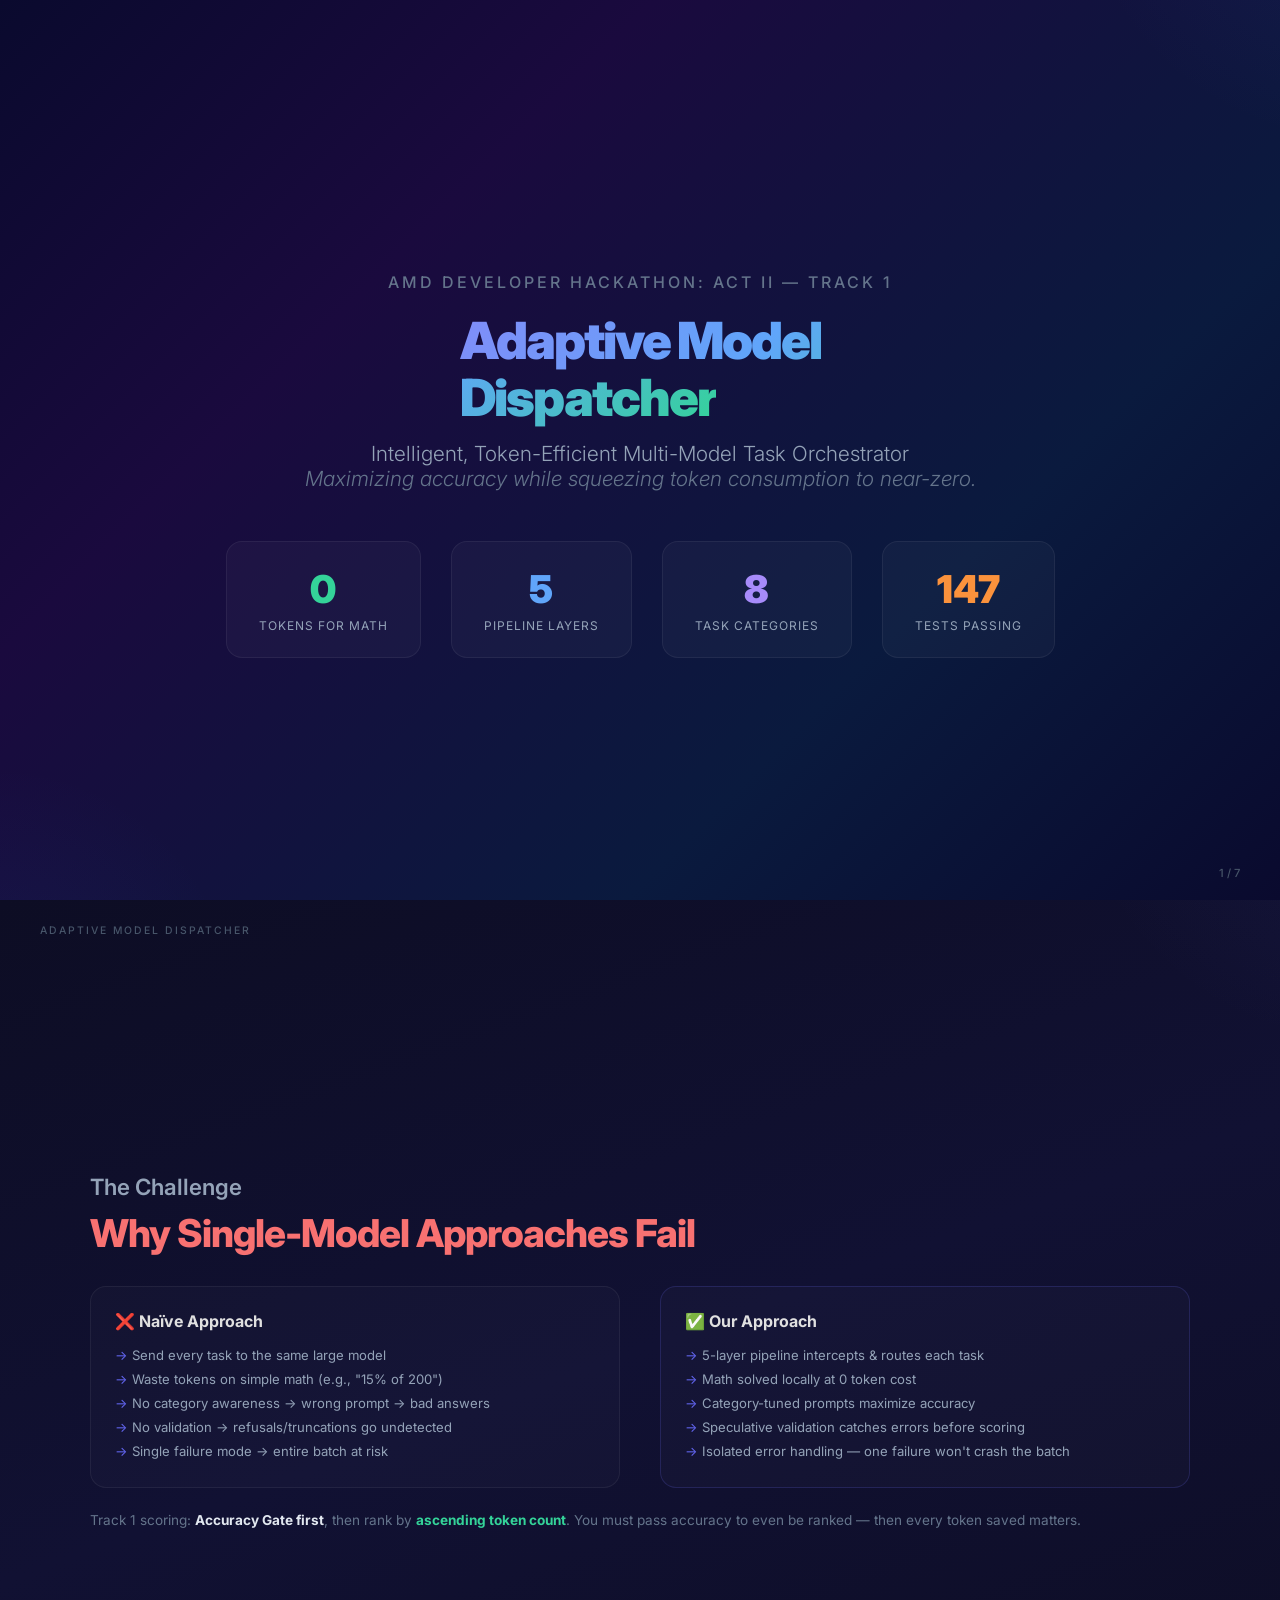
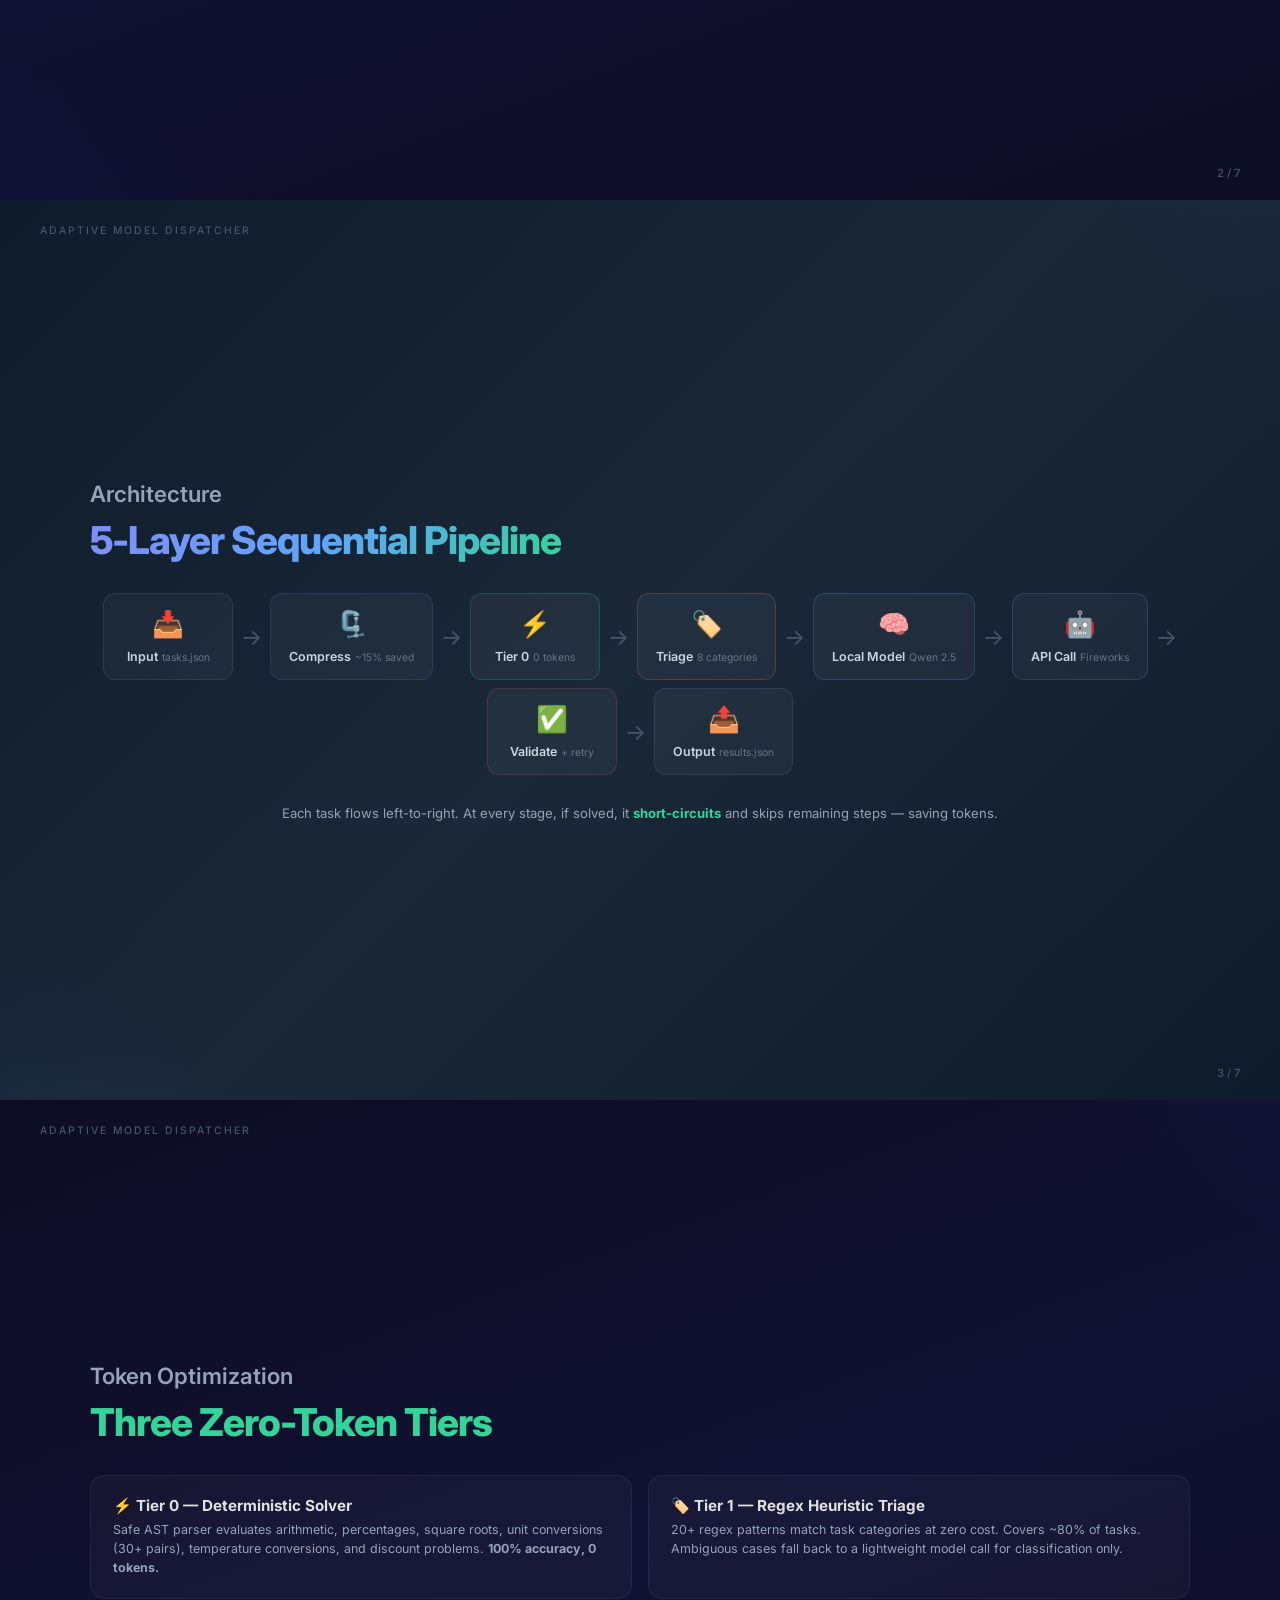
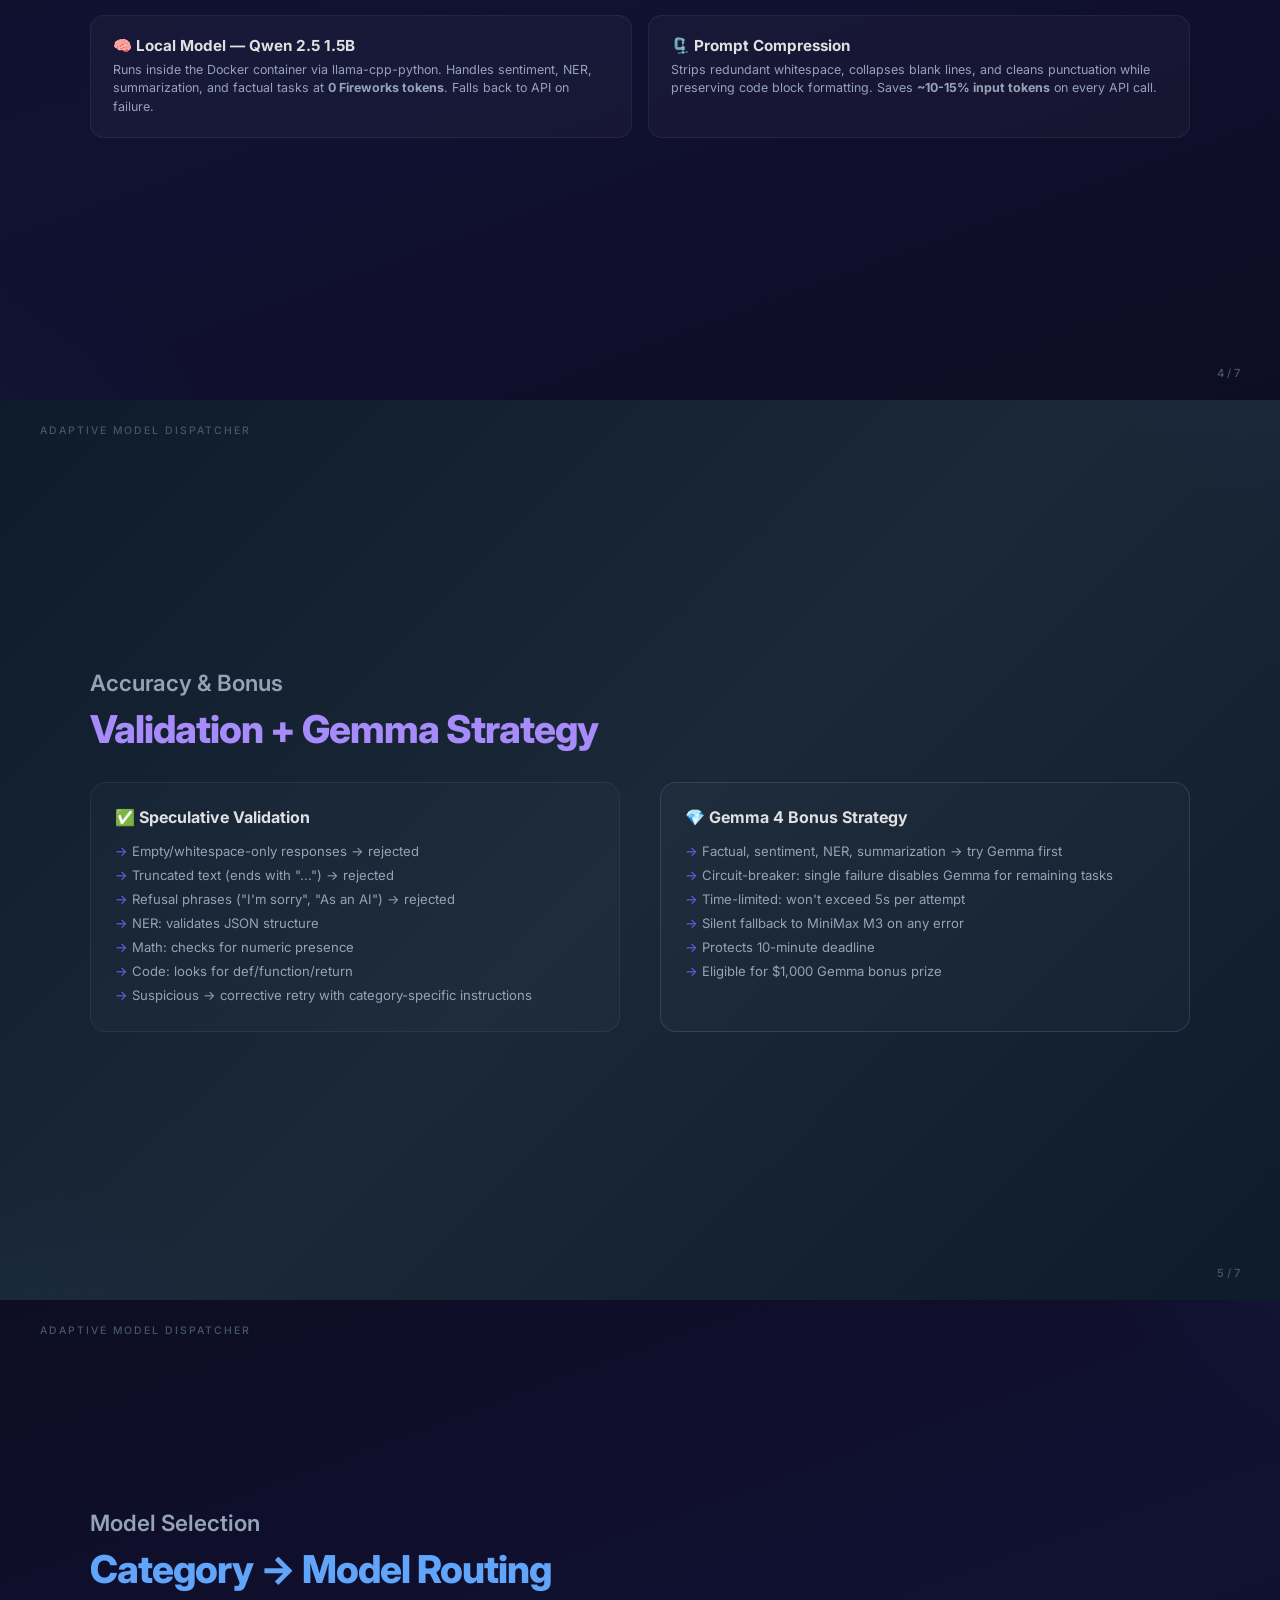
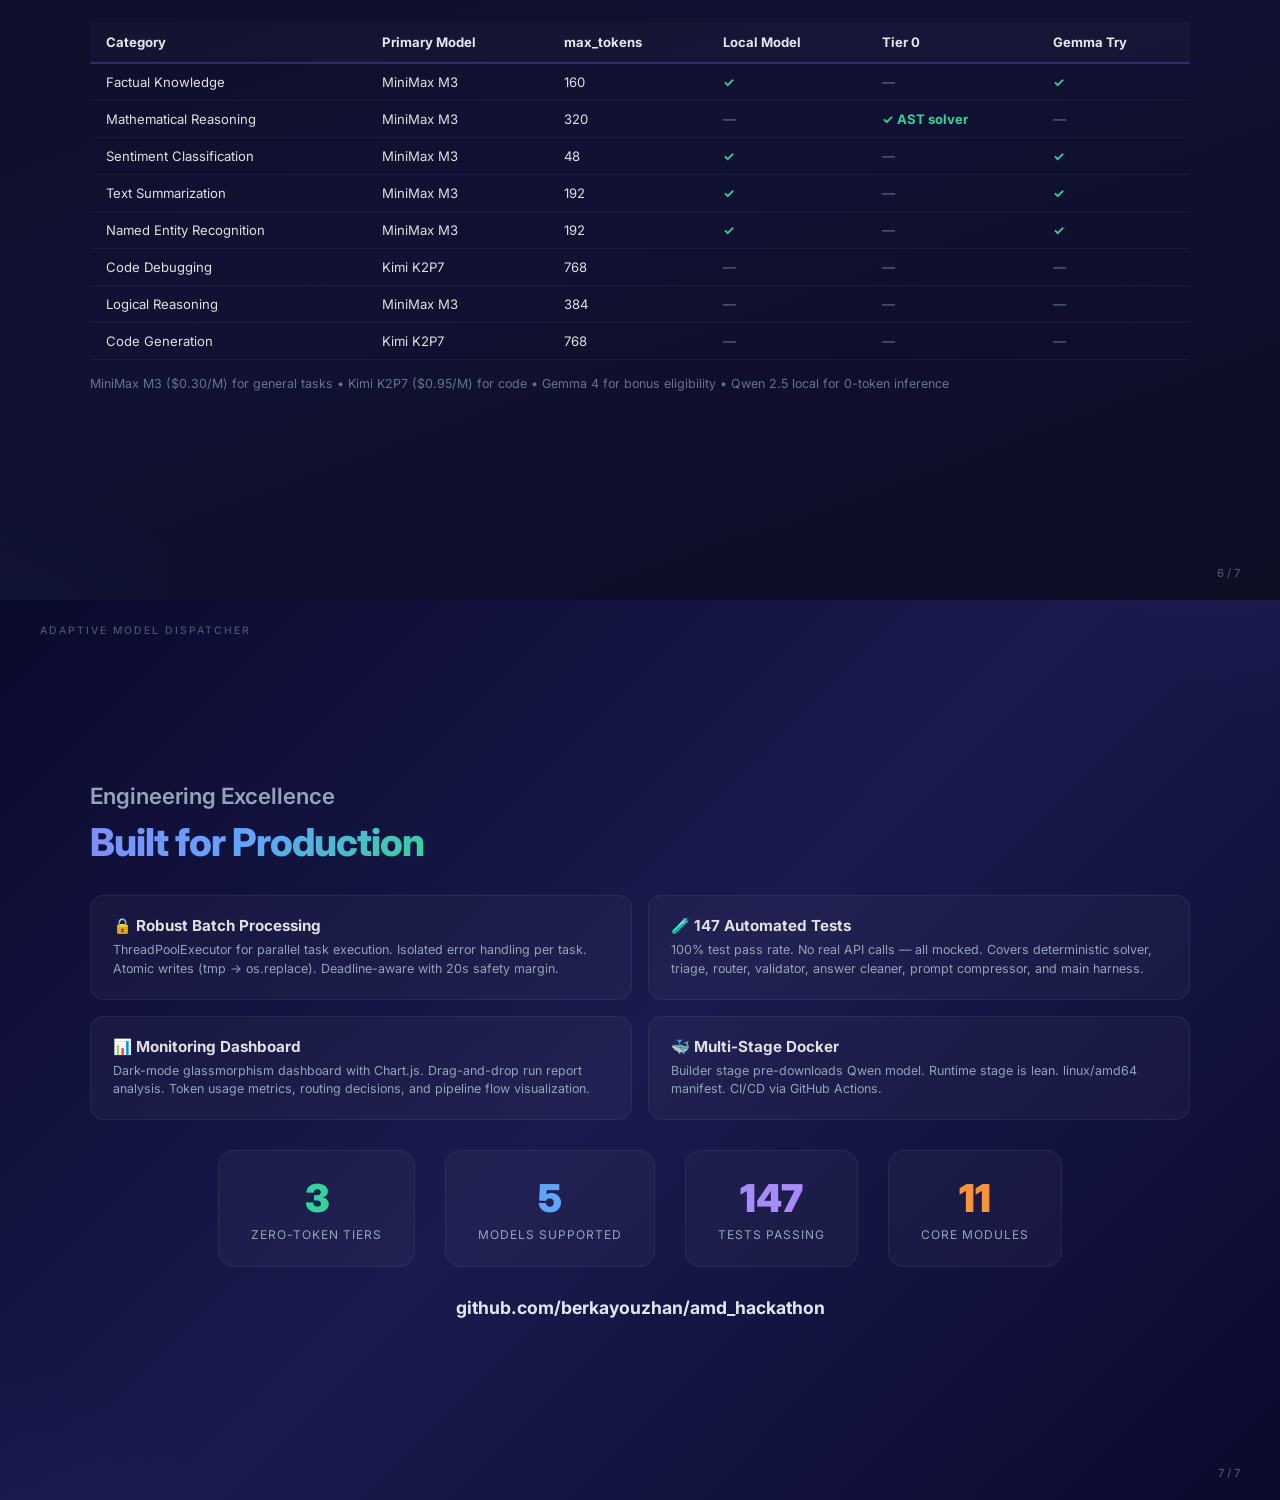
<file: slides.html>
<!DOCTYPE html>
<html lang="en">
<head>
<meta charset="UTF-8">
<meta name="viewport" content="width=device-width, initial-scale=1.0">
<title>Adaptive Model Dispatcher — AMD Hackathon Track 1</title>
<link href="https://fonts.googleapis.com/css2?family=Inter:wght@300;400;500;600;700;800;900&display=swap" rel="stylesheet">
<style>
  @page { size: landscape; margin: 0; }
  * { margin: 0; padding: 0; box-sizing: border-box; }
  body { font-family: 'Inter', sans-serif; background: #0a0a1a; color: #e0e0e0; }

  .slide {
    width: 100vw; height: 100vh;
    display: flex; flex-direction: column; justify-content: center; align-items: center;
    padding: 60px 80px;
    page-break-after: always;
    position: relative;
    overflow: hidden;
  }

  /* ─── Backgrounds ─── */
  .slide-cover {
    background: linear-gradient(135deg, #0a0a2e 0%, #1a0a3e 30%, #0a1a3e 70%, #0a0a2e 100%);
  }
  .slide-dark {
    background: linear-gradient(160deg, #0d0d24 0%, #111133 50%, #0d0d24 100%);
  }
  .slide-accent {
    background: linear-gradient(135deg, #0d1b2a 0%, #1b2838 50%, #0d1b2a 100%);
  }
  .slide-final {
    background: linear-gradient(135deg, #0a0a2e 0%, #1a1a4e 50%, #0a0a2e 100%);
  }

  /* ─── Decorative elements ─── */
  .slide::before {
    content: ''; position: absolute; top: -50%; right: -30%;
    width: 600px; height: 600px;
    background: radial-gradient(circle, rgba(99,102,241,0.08) 0%, transparent 70%);
    border-radius: 50%; pointer-events: none;
  }
  .slide::after {
    content: ''; position: absolute; bottom: -40%; left: -20%;
    width: 500px; height: 500px;
    background: radial-gradient(circle, rgba(59,130,246,0.06) 0%, transparent 70%);
    border-radius: 50%; pointer-events: none;
  }

  /* ─── Typography ─── */
  h1 { font-size: 3.2em; font-weight: 900; letter-spacing: -2px; line-height: 1.1; }
  h2 { font-size: 2.4em; font-weight: 800; letter-spacing: -1px; margin-bottom: 30px; }
  h3 { font-size: 1.4em; font-weight: 600; color: #94a3b8; margin-bottom: 10px; }

  .gradient-text {
    background: linear-gradient(135deg, #818cf8, #60a5fa, #34d399);
    -webkit-background-clip: text; -webkit-text-fill-color: transparent;
  }
  .accent-purple { color: #a78bfa; }
  .accent-blue { color: #60a5fa; }
  .accent-green { color: #34d399; }
  .accent-orange { color: #fb923c; }
  .accent-red { color: #f87171; }

  .subtitle {
    font-size: 1.3em; color: #94a3b8; font-weight: 300; margin-top: 16px; max-width: 700px; text-align: center;
  }
  .tagline {
    font-size: 1em; color: #64748b; margin-top: 30px; letter-spacing: 3px; text-transform: uppercase; font-weight: 500;
  }

  /* ─── Content ─── */
  .content { z-index: 1; width: 100%; max-width: 1100px; }
  .content-left { align-items: flex-start; text-align: left; }

  /* ─── Pipeline ─── */
  .pipeline {
    display: flex; gap: 8px; align-items: center; margin: 30px 0; flex-wrap: wrap;
    justify-content: center;
  }
  .pipe-step {
    background: rgba(255,255,255,0.04); border: 1px solid rgba(255,255,255,0.08);
    border-radius: 12px; padding: 14px 18px; text-align: center; min-width: 130px;
  }
  .pipe-step .emoji { font-size: 1.6em; display: block; margin-bottom: 6px; }
  .pipe-step .label { font-size: 0.78em; font-weight: 600; color: #cbd5e1; }
  .pipe-step .sub { font-size: 0.65em; color: #64748b; margin-top: 4px; }
  .pipe-arrow { font-size: 1.4em; color: #475569; }

  /* ─── Feature cards ─── */
  .features { display: grid; grid-template-columns: 1fr 1fr; gap: 16px; margin-top: 20px; }
  .feat {
    background: rgba(255,255,255,0.03); border: 1px solid rgba(255,255,255,0.06);
    border-radius: 14px; padding: 20px 22px;
  }
  .feat-title { font-size: 0.95em; font-weight: 700; margin-bottom: 6px; }
  .feat-desc { font-size: 0.78em; color: #94a3b8; line-height: 1.5; }

  /* ─── Comparison table ─── */
  .comp-table {
    width: 100%; border-collapse: collapse; margin-top: 20px; font-size: 0.82em;
  }
  .comp-table th {
    padding: 12px 16px; text-align: left; font-weight: 700; color: #e2e8f0;
    border-bottom: 2px solid rgba(99,102,241,0.3); background: rgba(255,255,255,0.02);
  }
  .comp-table td {
    padding: 10px 16px; border-bottom: 1px solid rgba(255,255,255,0.04);
  }
  .comp-table tr:hover td { background: rgba(99,102,241,0.04); }
  .check { color: #34d399; font-weight: 700; }
  .cross { color: #64748b; }

  /* ─── Stats row ─── */
  .stats { display: flex; gap: 30px; margin-top: 30px; justify-content: center; }
  .stat {
    text-align: center; background: rgba(255,255,255,0.03);
    border: 1px solid rgba(255,255,255,0.06); border-radius: 16px;
    padding: 24px 32px; min-width: 150px;
  }
  .stat-num { font-size: 2.4em; font-weight: 900; }
  .stat-label { font-size: 0.75em; color: #94a3b8; margin-top: 6px; text-transform: uppercase; letter-spacing: 1px; }

  /* ─── Lists ─── */
  .bullet-list { list-style: none; margin-top: 16px; }
  .bullet-list li {
    padding: 10px 0; font-size: 0.92em; color: #cbd5e1;
    border-bottom: 1px solid rgba(255,255,255,0.04);
    display: flex; align-items: center; gap: 12px;
  }
  .bullet-list li .icon { font-size: 1.2em; }

  /* ─── Slide numbers ─── */
  .slide-num {
    position: absolute; bottom: 20px; right: 40px;
    font-size: 0.7em; color: #475569; font-weight: 500;
  }
  .team-badge {
    position: absolute; top: 24px; left: 40px;
    font-size: 0.65em; color: #475569; font-weight: 500; letter-spacing: 2px; text-transform: uppercase;
  }

  /* ─── Two-column layout ─── */
  .two-col { display: grid; grid-template-columns: 1fr 1fr; gap: 40px; margin-top: 20px; }
  .col-box {
    background: rgba(255,255,255,0.02); border: 1px solid rgba(255,255,255,0.06);
    border-radius: 16px; padding: 24px;
  }
  .col-box h4 { font-size: 1em; font-weight: 700; margin-bottom: 12px; }
  .col-box ul { list-style: none; }
  .col-box li { font-size: 0.82em; color: #94a3b8; padding: 4px 0; }
  .col-box li::before { content: '→ '; color: #6366f1; }

  @media print {
    .slide { page-break-after: always; }
    body { -webkit-print-color-adjust: exact; print-color-adjust: exact; }
  }
</style>
</head>
<body>

<!-- ═══════════════════ SLIDE 1: COVER ═══════════════════ -->
<div class="slide slide-cover">
  <div class="tagline">AMD Developer Hackathon: ACT II — Track 1</div>
  <h1 style="margin-top:20px"><span class="gradient-text">Adaptive Model<br>Dispatcher</span></h1>
  <p class="subtitle">
    Intelligent, Token-Efficient Multi-Model Task Orchestrator<br>
    <em style="color:#64748b">Maximizing accuracy while squeezing token consumption to near-zero.</em>
  </p>
  <div class="stats" style="margin-top:50px">
    <div class="stat"><div class="stat-num accent-green">0</div><div class="stat-label">Tokens for math</div></div>
    <div class="stat"><div class="stat-num accent-blue">5</div><div class="stat-label">Pipeline layers</div></div>
    <div class="stat"><div class="stat-num accent-purple">8</div><div class="stat-label">Task categories</div></div>
    <div class="stat"><div class="stat-num accent-orange">147</div><div class="stat-label">Tests passing</div></div>
  </div>
  <div class="slide-num">1 / 7</div>
</div>

<!-- ═══════════════════ SLIDE 2: PROBLEM ═══════════════════ -->
<div class="slide slide-dark">
  <div class="team-badge">Adaptive Model Dispatcher</div>
  <div class="content content-left">
    <h3>The Challenge</h3>
    <h2><span class="accent-red">Why Single-Model Approaches Fail</span></h2>
    <div class="two-col">
      <div class="col-box">
        <h4>❌ Naïve Approach</h4>
        <ul>
          <li>Send every task to the same large model</li>
          <li>Waste tokens on simple math (e.g., "15% of 200")</li>
          <li>No category awareness → wrong prompt → bad answers</li>
          <li>No validation → refusals/truncations go undetected</li>
          <li>Single failure mode → entire batch at risk</li>
        </ul>
      </div>
      <div class="col-box" style="border-color: rgba(99,102,241,0.2);">
        <h4>✅ Our Approach</h4>
        <ul>
          <li>5-layer pipeline intercepts & routes each task</li>
          <li>Math solved locally at 0 token cost</li>
          <li>Category-tuned prompts maximize accuracy</li>
          <li>Speculative validation catches errors before scoring</li>
          <li>Isolated error handling — one failure won't crash the batch</li>
        </ul>
      </div>
    </div>
    <p style="margin-top:24px; font-size:0.85em; color:#64748b;">
      Track 1 scoring: <strong style="color:#e2e8f0">Accuracy Gate first</strong>, then rank by <strong style="color:#34d399">ascending token count</strong>.
      You must pass accuracy to even be ranked — then every token saved matters.
    </p>
  </div>
  <div class="slide-num">2 / 7</div>
</div>

<!-- ═══════════════════ SLIDE 3: PIPELINE ═══════════════════ -->
<div class="slide slide-accent">
  <div class="team-badge">Adaptive Model Dispatcher</div>
  <div class="content">
    <h3>Architecture</h3>
    <h2><span class="gradient-text">5-Layer Sequential Pipeline</span></h2>
    <div class="pipeline">
      <div class="pipe-step">
        <span class="emoji">📥</span>
        <span class="label">Input</span>
        <span class="sub">tasks.json</span>
      </div>
      <span class="pipe-arrow">→</span>
      <div class="pipe-step" style="border-color: rgba(99,102,241,0.2);">
        <span class="emoji">🗜️</span>
        <span class="label">Compress</span>
        <span class="sub">~15% saved</span>
      </div>
      <span class="pipe-arrow">→</span>
      <div class="pipe-step" style="border-color: rgba(52,211,153,0.2);">
        <span class="emoji">⚡</span>
        <span class="label">Tier 0</span>
        <span class="sub">0 tokens</span>
      </div>
      <span class="pipe-arrow">→</span>
      <div class="pipe-step" style="border-color: rgba(251,146,60,0.2);">
        <span class="emoji">🏷️</span>
        <span class="label">Triage</span>
        <span class="sub">8 categories</span>
      </div>
      <span class="pipe-arrow">→</span>
      <div class="pipe-step" style="border-color: rgba(96,165,250,0.2);">
        <span class="emoji">🧠</span>
        <span class="label">Local Model</span>
        <span class="sub">Qwen 2.5</span>
      </div>
      <span class="pipe-arrow">→</span>
      <div class="pipe-step" style="border-color: rgba(167,139,250,0.2);">
        <span class="emoji">🤖</span>
        <span class="label">API Call</span>
        <span class="sub">Fireworks</span>
      </div>
      <span class="pipe-arrow">→</span>
      <div class="pipe-step" style="border-color: rgba(248,113,113,0.15);">
        <span class="emoji">✅</span>
        <span class="label">Validate</span>
        <span class="sub">+ retry</span>
      </div>
      <span class="pipe-arrow">→</span>
      <div class="pipe-step">
        <span class="emoji">📤</span>
        <span class="label">Output</span>
        <span class="sub">results.json</span>
      </div>
    </div>
    <p style="text-align:center; font-size:0.82em; color:#94a3b8; margin-top:16px;">
      Each task flows left-to-right. At every stage, if solved, it <strong style="color:#34d399">short-circuits</strong> and skips remaining steps — saving tokens.
    </p>
  </div>
  <div class="slide-num">3 / 7</div>
</div>

<!-- ═══════════════════ SLIDE 4: ZERO-TOKEN STRATEGIES ═══════════════════ -->
<div class="slide slide-dark">
  <div class="team-badge">Adaptive Model Dispatcher</div>
  <div class="content content-left">
    <h3>Token Optimization</h3>
    <h2><span class="accent-green">Three Zero-Token Tiers</span></h2>
    <div class="features">
      <div class="feat">
        <div class="feat-title">⚡ Tier 0 — Deterministic Solver</div>
        <div class="feat-desc">
          Safe AST parser evaluates arithmetic, percentages, square roots, unit conversions (30+ pairs),
          temperature conversions, and discount problems. <strong>100% accuracy, 0 tokens.</strong>
        </div>
      </div>
      <div class="feat">
        <div class="feat-title">🏷️ Tier 1 — Regex Heuristic Triage</div>
        <div class="feat-desc">
          20+ regex patterns match task categories at zero cost. Covers ~80% of tasks.
          Ambiguous cases fall back to a lightweight model call for classification only.
        </div>
      </div>
      <div class="feat">
        <div class="feat-title">🧠 Local Model — Qwen 2.5 1.5B</div>
        <div class="feat-desc">
          Runs inside the Docker container via llama-cpp-python. Handles sentiment, NER,
          summarization, and factual tasks at <strong>0 Fireworks tokens</strong>. Falls back to API on failure.
        </div>
      </div>
      <div class="feat">
        <div class="feat-title">🗜️ Prompt Compression</div>
        <div class="feat-desc">
          Strips redundant whitespace, collapses blank lines, and cleans punctuation while
          preserving code block formatting. Saves <strong>~10-15% input tokens</strong> on every API call.
        </div>
      </div>
    </div>
  </div>
  <div class="slide-num">4 / 7</div>
</div>

<!-- ═══════════════════ SLIDE 5: ACCURACY & GEMMA ═══════════════════ -->
<div class="slide slide-accent">
  <div class="team-badge">Adaptive Model Dispatcher</div>
  <div class="content content-left">
    <h3>Accuracy & Bonus</h3>
    <h2><span class="accent-purple">Validation + Gemma Strategy</span></h2>
    <div class="two-col">
      <div class="col-box">
        <h4>✅ Speculative Validation</h4>
        <ul>
          <li>Empty/whitespace-only responses → rejected</li>
          <li>Truncated text (ends with "...") → rejected</li>
          <li>Refusal phrases ("I'm sorry", "As an AI") → rejected</li>
          <li>NER: validates JSON structure</li>
          <li>Math: checks for numeric presence</li>
          <li>Code: looks for def/function/return</li>
          <li>Suspicious → corrective retry with category-specific instructions</li>
        </ul>
      </div>
      <div class="col-box" style="border-color: rgba(167,139,250,0.2);">
        <h4>💎 Gemma 4 Bonus Strategy</h4>
        <ul>
          <li>Factual, sentiment, NER, summarization → try Gemma first</li>
          <li>Circuit-breaker: single failure disables Gemma for remaining tasks</li>
          <li>Time-limited: won't exceed 5s per attempt</li>
          <li>Silent fallback to MiniMax M3 on any error</li>
          <li>Protects 10-minute deadline</li>
          <li>Eligible for $1,000 Gemma bonus prize</li>
        </ul>
      </div>
    </div>
  </div>
  <div class="slide-num">5 / 7</div>
</div>

<!-- ═══════════════════ SLIDE 6: MODEL ROUTING ═══════════════════ -->
<div class="slide slide-dark">
  <div class="team-badge">Adaptive Model Dispatcher</div>
  <div class="content content-left">
    <h3>Model Selection</h3>
    <h2><span class="accent-blue">Category → Model Routing</span></h2>
    <table class="comp-table">
      <thead>
        <tr>
          <th>Category</th>
          <th>Primary Model</th>
          <th>max_tokens</th>
          <th>Local Model</th>
          <th>Tier 0</th>
          <th>Gemma Try</th>
        </tr>
      </thead>
      <tbody>
        <tr><td>Factual Knowledge</td><td>MiniMax M3</td><td>160</td><td class="check">✓</td><td class="cross">—</td><td class="check">✓</td></tr>
        <tr><td>Mathematical Reasoning</td><td>MiniMax M3</td><td>320</td><td class="cross">—</td><td class="check">✓ AST solver</td><td class="cross">—</td></tr>
        <tr><td>Sentiment Classification</td><td>MiniMax M3</td><td>48</td><td class="check">✓</td><td class="cross">—</td><td class="check">✓</td></tr>
        <tr><td>Text Summarization</td><td>MiniMax M3</td><td>192</td><td class="check">✓</td><td class="cross">—</td><td class="check">✓</td></tr>
        <tr><td>Named Entity Recognition</td><td>MiniMax M3</td><td>192</td><td class="check">✓</td><td class="cross">—</td><td class="check">✓</td></tr>
        <tr><td>Code Debugging</td><td>Kimi K2P7</td><td>768</td><td class="cross">—</td><td class="cross">—</td><td class="cross">—</td></tr>
        <tr><td>Logical Reasoning</td><td>MiniMax M3</td><td>384</td><td class="cross">—</td><td class="cross">—</td><td class="cross">—</td></tr>
        <tr><td>Code Generation</td><td>Kimi K2P7</td><td>768</td><td class="cross">—</td><td class="cross">—</td><td class="cross">—</td></tr>
      </tbody>
    </table>
    <p style="margin-top:16px; font-size:0.78em; color:#64748b;">
      MiniMax M3 ($0.30/M) for general tasks • Kimi K2P7 ($0.95/M) for code • Gemma 4 for bonus eligibility • Qwen 2.5 local for 0-token inference
    </p>
  </div>
  <div class="slide-num">6 / 7</div>
</div>

<!-- ═══════════════════ SLIDE 7: ENGINEERING & SUMMARY ═══════════════════ -->
<div class="slide slide-final">
  <div class="team-badge">Adaptive Model Dispatcher</div>
  <div class="content">
    <h3>Engineering Excellence</h3>
    <h2><span class="gradient-text">Built for Production</span></h2>
    <div class="features">
      <div class="feat">
        <div class="feat-title">🔒 Robust Batch Processing</div>
        <div class="feat-desc">
          ThreadPoolExecutor for parallel task execution. Isolated error handling per task.
          Atomic writes (tmp → os.replace). Deadline-aware with 20s safety margin.
        </div>
      </div>
      <div class="feat">
        <div class="feat-title">🧪 147 Automated Tests</div>
        <div class="feat-desc">
          100% test pass rate. No real API calls — all mocked. Covers deterministic solver,
          triage, router, validator, answer cleaner, prompt compressor, and main harness.
        </div>
      </div>
      <div class="feat">
        <div class="feat-title">📊 Monitoring Dashboard</div>
        <div class="feat-desc">
          Dark-mode glassmorphism dashboard with Chart.js. Drag-and-drop run report analysis.
          Token usage metrics, routing decisions, and pipeline flow visualization.
        </div>
      </div>
      <div class="feat">
        <div class="feat-title">🐳 Multi-Stage Docker</div>
        <div class="feat-desc">
          Builder stage pre-downloads Qwen model. Runtime stage is lean.
          linux/amd64 manifest. CI/CD via GitHub Actions.
        </div>
      </div>
    </div>
    <div class="stats" style="margin-top:30px">
      <div class="stat"><div class="stat-num accent-green">3</div><div class="stat-label">Zero-token tiers</div></div>
      <div class="stat"><div class="stat-num accent-blue">5</div><div class="stat-label">Models supported</div></div>
      <div class="stat"><div class="stat-num accent-purple">147</div><div class="stat-label">Tests passing</div></div>
      <div class="stat"><div class="stat-num accent-orange">11</div><div class="stat-label">Core modules</div></div>
    </div>
    <p style="text-align:center; margin-top:30px; font-size:1.1em; color:#94a3b8;">
      <strong style="color:#e2e8f0;">github.com/berkayouzhan/amd_hackathon</strong>
    </p>
  </div>
  <div class="slide-num">7 / 7</div>
</div>

</body>
</html>
</file>
